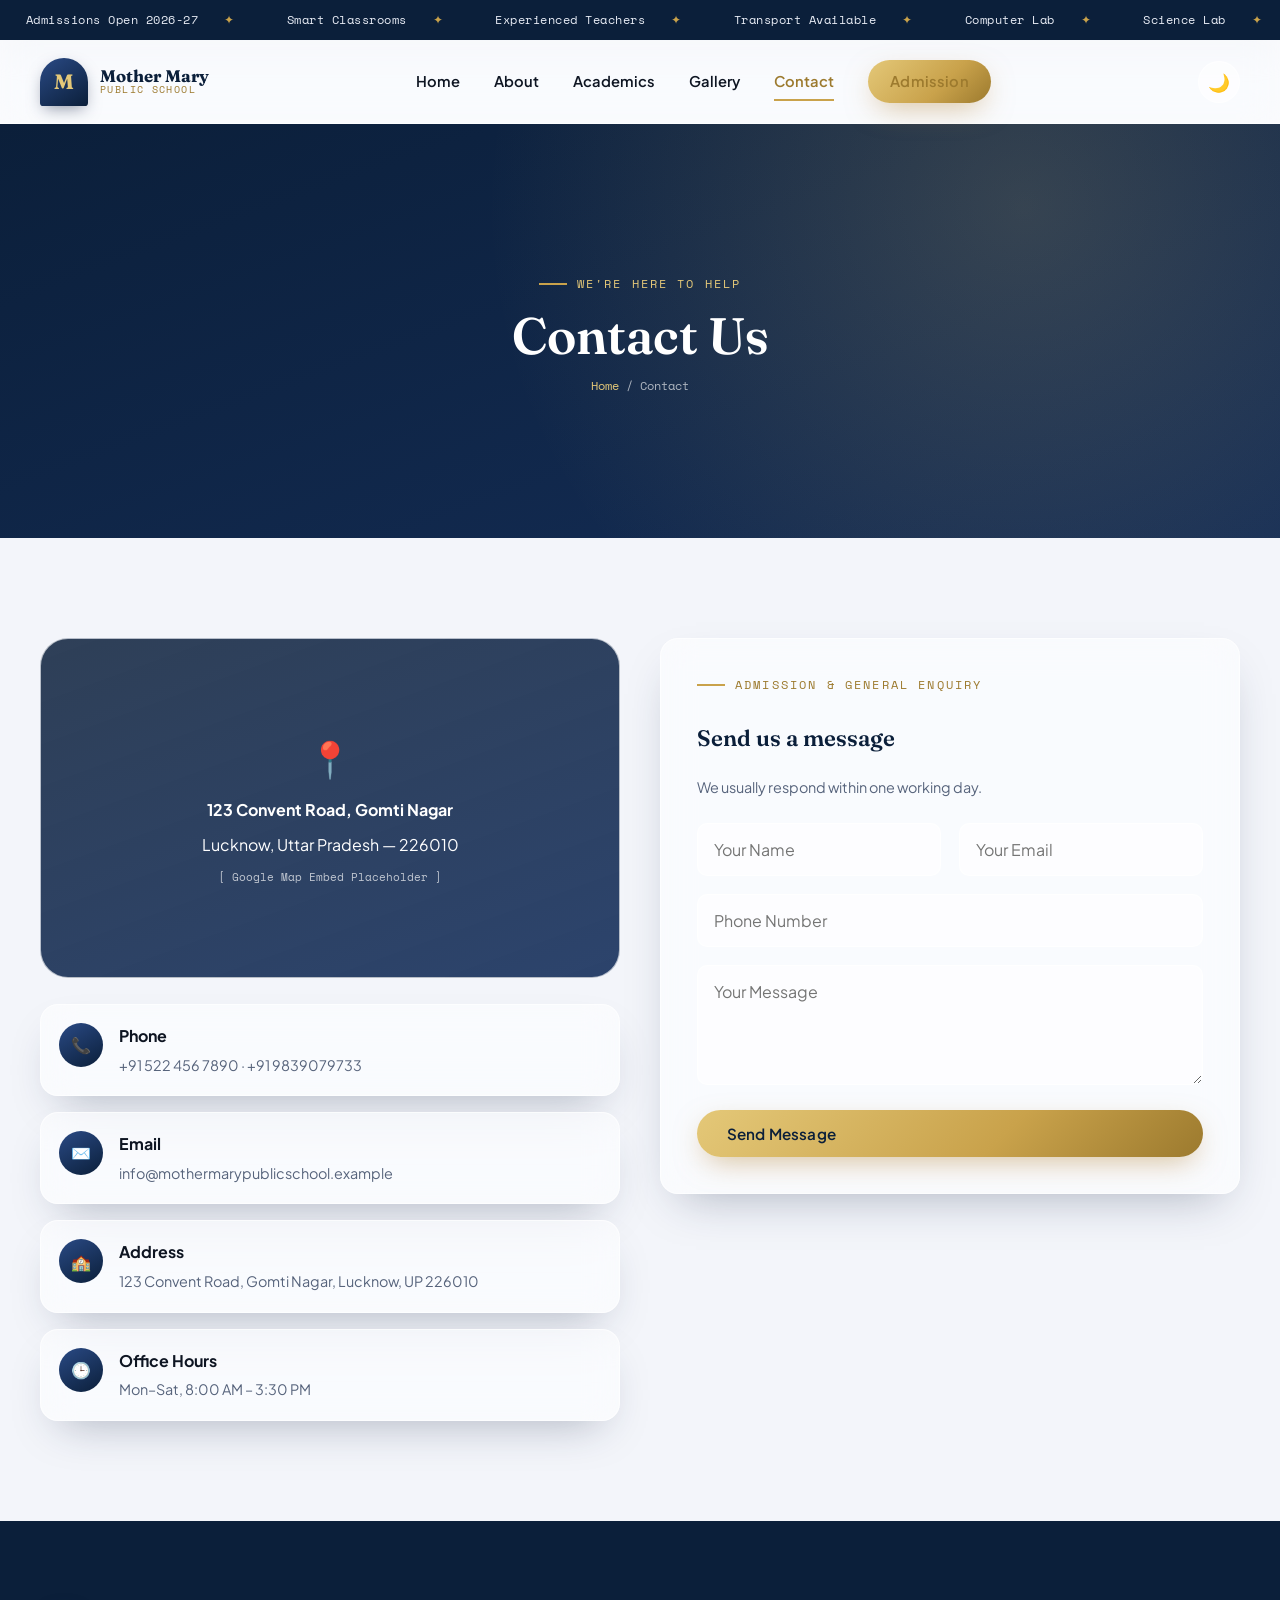
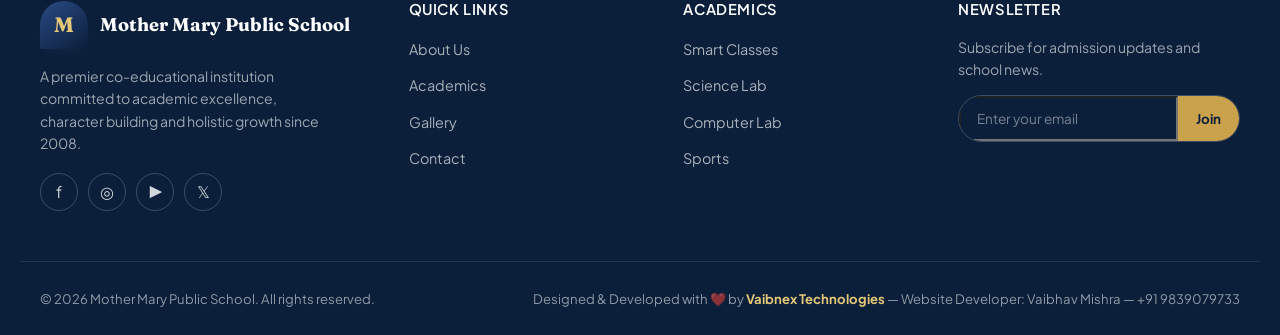
<file: contact.html>
<!DOCTYPE html>
<html lang="en">
<head>
<meta charset="UTF-8">
<meta name="viewport" content="width=device-width, initial-scale=1.0">
<title>Contact Us | Mother Mary Public School</title>
<meta name="description" content="Get in touch with Mother Mary Public School for admissions, enquiries and campus visits. Find our address, phone, email and office hours.">
<meta name="keywords" content="contact Mother Mary Public School, school admission enquiry, school address phone email">
<link rel="canonical" href="https://www.mothermarypublicschool.example/contact.html">
<meta property="og:type" content="website">
<meta property="og:title" content="Contact Us | Mother Mary Public School">
<meta property="og:description" content="Reach out for admissions and enquiries — we're here to help.">
<meta property="og:image" content="https://picsum.photos/seed/mmps-og/1200/630">
<meta name="twitter:card" content="summary_large_image">
<link rel="preconnect" href="https://fonts.googleapis.com">
<link rel="preconnect" href="https://fonts.gstatic.com" crossorigin>
<link href="https://fonts.googleapis.com/css2?family=Fraunces:opsz,wght@9..144,500;9..144,600;9..144,700&amp;family=Plus+Jakarta+Sans:wght@400;500;600;700;800&amp;family=Space+Mono:wght@400;700&amp;display=swap" rel="stylesheet">
<link rel="icon" href="data:image/svg+xml,<svg xmlns=%22http://www.w3.org/2000/svg%22 viewBox=%220 0 100 100%22><text y=%22.9em%22 font-size=%2290%22>⛪</text></svg>">
<link rel="stylesheet" href="style.css">
</head>
<body>

<!-- Full-screen loader shown briefly while the page boots -->
<div class="page-loader"><div class="loader-mark"></div><span class="loader-text">Loading</span></div>
<!-- Thin bar at the very top that fills as the user scrolls down -->
<div class="progress-bar"></div>

<!-- Auto-scrolling highlights ticker (top info bar) -->
<div class="ticker-bar" aria-label="School highlights">
  <div class="ticker-track"><span>Admissions Open 2026-27</span><span>Smart Classrooms</span><span>Experienced Teachers</span><span>Transport Available</span><span>Computer Lab</span><span>Science Lab</span><span>Annual Sports Meet</span><span>100% Student Safety</span></div>
</div>

<!-- Sticky site navigation: logo, links, dark-mode toggle, mobile menu -->
<header class="navbar">
  <div class="container nav-inner">
    <a href="index.html" class="brand"><span class="brand-logo">M</span><span class="brand-text"><strong>Mother Mary</strong><span>Public School</span></span></a>
    <nav class="nav-links" id="navLinks">
      <a href="index.html">Home</a>
      <a href="about.html">About</a>
      <a href="academics.html">Academics</a>
      <a href="gallery.html">Gallery</a>
      <a href="contact.html">Contact</a>
      <a href="contact.html" class="btn btn-primary" style="padding:10px 22px;">Admission</a>
    </nav>
    <div class="nav-actions">
      <button class="theme-toggle" aria-label="Toggle dark mode">🌙</button>
      <button class="nav-toggle" id="navToggle" aria-label="Toggle menu"><span></span><span></span><span></span></button>
    </div>
  </div>
</header>

<!-- Page title / breadcrumb banner -->
<section class="page-header">
  <div class="page-header-inner">
    <p class="eyebrow" style="justify-content:center;color:var(--gold-light)">We're Here to Help</p>
    <h1>Contact Us</h1>
    <p class="breadcrumb"><a href="index.html">Home</a> / Contact</p>
  </div>
</section>

<!-- Contact form + map + school details, two-column on desktop, stacked on mobile -->
<section class="section">
  <div class="container">
    <div class="contact-wrap">
      <div>
        <div class="map-placeholder" data-aos="slide-right" style="min-height:340px;">
          <span class="pin">📍</span>
          <strong>123 Convent Road, Gomti Nagar</strong>
          <span>Lucknow, Uttar Pradesh — 226010</span>
          <span style="font-family:var(--font-mono);font-size:0.7rem;opacity:0.7;">[ Google Map Embed Placeholder ]</span>
        </div>
        <div class="contact-info-list" data-aos="slide-right">
          <div class="glass-card contact-info-item"><div class="ci-icon">📞</div><div><strong>Phone</strong><span>+91 522 456 7890 · +91 9839079733</span></div></div>
          <div class="glass-card contact-info-item"><div class="ci-icon">✉️</div><div><strong>Email</strong><span>info@mothermarypublicschool.example</span></div></div>
          <div class="glass-card contact-info-item"><div class="ci-icon">🏫</div><div><strong>Address</strong><span>123 Convent Road, Gomti Nagar, Lucknow, UP 226010</span></div></div>
          <div class="glass-card contact-info-item"><div class="ci-icon">🕒</div><div><strong>Office Hours</strong><span>Mon–Sat, 8:00 AM – 3:30 PM</span></div></div>
        </div>
      </div>

      <form class="contact-form glass-card" data-aos="slide-left">
        <p class="eyebrow">Admission &amp; General Enquiry</p>
        <h2 style="font-size:1.4rem;margin-bottom:6px;">Send us a message</h2>
        <p style="color:var(--muted);font-size:0.9rem;margin-bottom:6px;">We usually respond within one working day.</p>
        <div class="form-row">
          <div class="field"><input type="text" name="name" placeholder="Your Name" required></div>
          <div class="field"><input type="email" name="email" placeholder="Your Email" required></div>
        </div>
        <div class="field"><input type="tel" name="phone" placeholder="Phone Number" required></div>
        <div class="field"><textarea name="message" placeholder="Your Message" required></textarea></div>
        <button type="submit" class="btn btn-primary">Send Message</button>
        <div class="form-msg" role="status"></div>
      </form>
    </div>
  </div>
</section>

<!-- Site-wide footer: about blurb, quick links, newsletter, credits -->
<footer class="footer">
  <div class="container footer-grid">
    <div>
      <div class="footer-brand"><span class="brand-logo">M</span><strong>Mother Mary Public School</strong></div>
      <p class="about-text">A premier co-educational institution committed to academic excellence, character building and holistic growth since 2008.</p>
      <div class="social-icons"><a href="#" aria-label="Facebook">f</a><a href="#" aria-label="Instagram">◎</a><a href="#" aria-label="YouTube">▶</a><a href="#" aria-label="Twitter">𝕏</a></div>
    </div>
    <div><h4>Quick Links</h4><ul class="footer-links"><li><a href="about.html">About Us</a></li><li><a href="academics.html">Academics</a></li><li><a href="gallery.html">Gallery</a></li><li><a href="contact.html">Contact</a></li></ul></div>
    <div><h4>Academics</h4><ul class="footer-links"><li><a href="academics.html">Smart Classes</a></li><li><a href="academics.html">Science Lab</a></li><li><a href="academics.html">Computer Lab</a></li><li><a href="academics.html">Sports</a></li></ul></div>
    <div>
      <h4>Newsletter</h4>
      <p class="about-text">Subscribe for admission updates and school news.</p>
      <form class="newsletter-form" onsubmit="event.preventDefault(); this.reset(); alert('Subscribed! Thank you.');">
        <input type="email" placeholder="Enter your email" required>
        <button type="submit">Join</button>
      </form>
    </div>
  </div>
  <div class="container footer-bottom">
    <span>© 2026 Mother Mary Public School. All rights reserved.</span>
    <span>Designed &amp; Developed with ❤️ by <strong>Vaibnex Technologies</strong> — Website Developer: Vaibhav Mishra — +91 9839079733</span>
  </div>
</footer>

<button class="back-to-top" aria-label="Back to top">↑</button>
<script src="main.js"></script>
</body>
</html>
</file>
<file: style.css>
/* ==========================================================================
   MOTHER MARY PUBLIC SCHOOL — MAIN STYLESHEET
   Design language: "Chapel Glass" — arched glass panels (nod to stained
   glass windows) over a deep navy + weathered gold palette. Serif display
   type carries the school's heritage; a geometric sans keeps everything
   else legible; a mono face marks numbers and eyebrows.
   ========================================================================== */

/* ---------- 1. DESIGN TOKENS ---------- */
:root {
  /* Colors — Light mode */
  --navy: #0B1F3A;        /* primary — deep chapel navy */
  --royal: #16305C;       /* secondary blue */
  --royal-light: #2A4A85;
  --gold: #C9A24B;        /* achievement gold */
  --gold-light: #E4C878;
  --gold-deep: #9C7A2E;
  --bg: #F3F5FA;          /* cool architectural white-blue, not cream */
  --surface: #FFFFFF;
  --glass: rgba(255, 255, 255, 0.55);
  --glass-border: rgba(255, 255, 255, 0.65);
  --ink: #0E1522;
  --muted: #57647C;
  --muted-soft: #8792A6;
  --success: #2F8F5B;
  --shadow-color: 220deg 45% 20%;

  /* Typography */
  --font-display: 'Fraunces', Georgia, serif;
  --font-body: 'Plus Jakarta Sans', -apple-system, BlinkMacSystemFont, sans-serif;
  --font-mono: 'Space Mono', 'Courier New', monospace;

  /* Layout */
  --container: 1240px;
  --radius-sm: 10px;
  --radius-md: 18px;
  --radius-lg: 28px;
  --arch: 140px 140px 18px 18px; /* signature arch-window corner radius */
  --nav-h: 84px;
  --ticker-h: 40px;

  /* Motion */
  --ease: cubic-bezier(0.22, 1, 0.36, 1);
  --dur: 0.5s;
}

[data-theme="dark"] {
  --bg: #060B16;
  --surface: #0E1626;
  --glass: rgba(16, 24, 42, 0.55);
  --glass-border: rgba(201, 162, 75, 0.18);
  --ink: #EDF1FA;
  --muted: #A9B4C9;
  --muted-soft: #74809A;
  --navy: #0B1F3A;
  --shadow-color: 220deg 70% 4%;
}

/* ---------- 2. RESET ---------- */
*, *::before, *::after { box-sizing: border-box; margin: 0; padding: 0; }
html { scroll-behavior: smooth; }
@media (prefers-reduced-motion: reduce) {
  html { scroll-behavior: auto; }
  *, *::before, *::after { animation-duration: 0.01ms !important; animation-iteration-count: 1 !important; transition-duration: 0.01ms !important; scroll-behavior: auto !important; }
}
body {
  font-family: var(--font-body);
  background: var(--bg);
  color: var(--ink);
  line-height: 1.6;
  -webkit-font-smoothing: antialiased;
  overflow-x: hidden;
  transition: background var(--dur) var(--ease), color var(--dur) var(--ease);
}
img { max-width: 100%; display: block; }
a { color: inherit; text-decoration: none; }
ul { list-style: none; }
button { font-family: inherit; cursor: pointer; border: none; background: none; color: inherit; }
input, textarea, select { font-family: inherit; font-size: 1rem; }
h1, h2, h3, h4 { font-family: var(--font-display); font-weight: 600; line-height: 1.15; color: var(--navy); }
[data-theme="dark"] h1, [data-theme="dark"] h2, [data-theme="dark"] h3, [data-theme="dark"] h4 { color: #F4F1E4; }
.container { max-width: var(--container); margin-inline: auto; padding-inline: 24px; }
:focus-visible { outline: 3px solid var(--gold); outline-offset: 3px; border-radius: 4px; }

/* ---------- 3. TYPOGRAPHY UTILITIES ---------- */
.eyebrow {
  font-family: var(--font-mono);
  font-size: 0.75rem;
  letter-spacing: 0.18em;
  text-transform: uppercase;
  color: var(--gold-deep);
  display: inline-flex;
  align-items: center;
  gap: 10px;
  margin-bottom: 14px;
}
[data-theme="dark"] .eyebrow { color: var(--gold-light); }
.eyebrow::before { content: ''; width: 28px; height: 2px; background: var(--gold); display: inline-block; }
.section-title { font-size: clamp(1.8rem, 3.2vw, 2.6rem); margin-bottom: 16px; }
.section-lead { color: var(--muted); max-width: 640px; font-size: 1.05rem; }
.section-head { text-align: center; margin-bottom: 56px; }
.section-head .section-lead { margin-inline: auto; }
.text-gold { color: var(--gold-deep); }
[data-theme="dark"] .text-gold { color: var(--gold-light); }

/* ---------- 4. BUTTONS (ripple) ---------- */
.btn {
  position: relative;
  overflow: hidden;
  display: inline-flex;
  align-items: center;
  gap: 8px;
  padding: 14px 30px;
  border-radius: 999px;
  font-weight: 600;
  font-size: 0.95rem;
  letter-spacing: 0.01em;
  transition: transform 0.35s var(--ease), box-shadow 0.35s var(--ease), background 0.35s var(--ease);
  isolation: isolate;
}
.btn-primary {
  background: linear-gradient(135deg, var(--gold-light), var(--gold) 60%, var(--gold-deep));
  color: var(--navy);
  box-shadow: 0 10px 30px -8px hsl(38 55% 45% / 0.55);
}
.btn-primary:hover { transform: translateY(-3px); box-shadow: 0 16px 36px -8px hsl(38 55% 45% / 0.7); }
.btn-ghost {
  background: var(--glass);
  backdrop-filter: blur(14px);
  border: 1px solid var(--glass-border);
  color: var(--ink);
}
.btn-ghost:hover { transform: translateY(-3px); background: rgba(255,255,255,0.85); }
[data-theme="dark"] .btn-ghost:hover { background: rgba(255,255,255,0.1); }
.ripple { position: absolute; border-radius: 50%; background: rgba(255,255,255,0.55); transform: scale(0); animation: ripple 0.6s var(--ease); pointer-events: none; }
@keyframes ripple { to { transform: scale(3.2); opacity: 0; } }

/* ---------- 5. TOP INFO TICKER ---------- */
.ticker-bar {
  height: var(--ticker-h);
  background: var(--navy);
  color: #E8ECF5;
  overflow: hidden;
  position: relative;
  display: flex;
  align-items: center;
  font-family: var(--font-mono);
  font-size: 0.78rem;
  letter-spacing: 0.04em;
}
.ticker-track { display: flex; white-space: nowrap; animation: ticker 28s linear infinite; }
.ticker-track span { display: inline-flex; align-items: center; padding-inline: 26px; }
.ticker-track span::after { content: '✦'; color: var(--gold); margin-left: 26px; }
@keyframes ticker { from { transform: translateX(0); } to { transform: translateX(-50%); } }

/* ---------- 6. NAVBAR ---------- */
.navbar {
  position: sticky; top: 0; z-index: 200;
  height: var(--nav-h);
  display: flex; align-items: center;
  background: var(--glass);
  backdrop-filter: blur(18px) saturate(140%);
  border-bottom: 1px solid var(--glass-border);
  transition: box-shadow 0.3s ease, background 0.3s ease;
}
.navbar.scrolled { box-shadow: 0 10px 30px -12px hsl(var(--shadow-color) / 0.35); }
.nav-inner { display: flex; align-items: center; justify-content: space-between; width: 100%; }
.brand { display: flex; align-items: center; gap: 12px; }
.brand-logo {
  width: 48px; height: 48px; border-radius: var(--arch);
  background: linear-gradient(145deg, var(--royal-light), var(--navy));
  display: flex; align-items: center; justify-content: center;
  color: var(--gold-light); font-family: var(--font-display); font-weight: 700; font-size: 1.3rem;
  box-shadow: 0 6px 16px -4px hsl(var(--shadow-color) / 0.5);
}
.brand-text { display: flex; flex-direction: column; line-height: 1.1; }
.brand-text strong { font-family: var(--font-display); font-size: 1.05rem; color: var(--navy); }
[data-theme="dark"] .brand-text strong { color: #F4F1E4; }
.brand-text span { font-family: var(--font-mono); font-size: 0.62rem; letter-spacing: 0.14em; color: var(--gold-deep); text-transform: uppercase; }

.nav-links { display: flex; align-items: center; gap: 34px; }
.nav-links a { font-weight: 600; font-size: 0.92rem; position: relative; padding: 6px 0; color: var(--ink); }
.nav-links a::after {
  content: ''; position: absolute; left: 0; bottom: -2px; height: 2px; width: 0;
  background: var(--gold); transition: width 0.3s var(--ease);
}
.nav-links a:hover::after, .nav-links a.active::after { width: 100%; }
.nav-links a.active { color: var(--gold-deep); }

.nav-actions { display: flex; align-items: center; gap: 14px; }
.theme-toggle {
  width: 42px; height: 42px; border-radius: 50%;
  background: var(--glass); border: 1px solid var(--glass-border);
  display: flex; align-items: center; justify-content: center; font-size: 1.1rem;
  transition: transform 0.4s var(--ease);
}
.theme-toggle:hover { transform: rotate(20deg) scale(1.08); }
.nav-toggle { display: none; flex-direction: column; gap: 5px; width: 30px; z-index: 210; }
.nav-toggle span { height: 2px; width: 100%; background: var(--navy); border-radius: 2px; transition: 0.35s var(--ease); }
[data-theme="dark"] .nav-toggle span { background: #F4F1E4; }
.nav-toggle.open span:nth-child(1) { transform: translateY(7px) rotate(45deg); }
.nav-toggle.open span:nth-child(2) { opacity: 0; }
.nav-toggle.open span:nth-child(3) { transform: translateY(-7px) rotate(-45deg); }

/* ---------- 7. HERO ---------- */
.hero { position: relative; min-height: 100vh; display: flex; align-items: center; overflow: hidden; }
.hero-slides { position: absolute; inset: 0; z-index: 0; }
.hero-slide {
  position: absolute; inset: 0; background-size: cover; background-position: center;
  opacity: 0; transition: opacity 1.4s ease;
}
.hero-slide.active { opacity: 1; }
.hero-overlay { position: absolute; inset: 0; background: linear-gradient(180deg, hsl(220 55% 10% / 0.78), hsl(220 60% 8% / 0.9)); z-index: 1; }
.hero-shapes { position: absolute; inset: 0; z-index: 2; pointer-events: none; }
.float-shape {
  position: absolute; border-radius: var(--arch); border: 1px solid rgba(228,200,120,0.28);
  background: linear-gradient(145deg, rgba(228,200,120,0.10), rgba(255,255,255,0.02));
  backdrop-filter: blur(4px);
  animation: floaty 9s ease-in-out infinite;
}
.float-shape:nth-child(1) { width: 120px; height: 150px; top: 14%; left: 8%; animation-delay: 0s; }
.float-shape:nth-child(2) { width: 80px; height: 100px; top: 60%; left: 15%; animation-delay: 1.5s; }
.float-shape:nth-child(3) { width: 160px; height: 190px; top: 20%; right: 10%; animation-delay: 0.8s; }
.float-shape:nth-child(4) { width: 70px; height: 90px; bottom: 12%; right: 20%; animation-delay: 2.4s; }
@keyframes floaty { 0%,100% { transform: translateY(0) rotate(0deg); } 50% { transform: translateY(-26px) rotate(4deg); } }

.hero-content { position: relative; z-index: 3; width: 100%; text-align: center; color: #fff; }
.hero-content .eyebrow { color: var(--gold-light); justify-content: center; }
.hero-content .eyebrow::before { background: var(--gold-light); }
.hero-title { font-size: clamp(2.4rem, 6vw, 4.6rem); color: #fff; margin-bottom: 18px; }
.hero-title em { font-style: normal; color: var(--gold-light); }
.hero-tagline { font-size: clamp(1.05rem, 2vw, 1.3rem); color: rgba(255,255,255,0.86); max-width: 640px; margin: 0 auto 34px; font-family: var(--font-display); font-style: italic; }
.hero-cta { display: flex; gap: 18px; justify-content: center; flex-wrap: wrap; }
.hero-nav-btn {
  position: absolute; top: 50%; transform: translateY(-50%); z-index: 4;
  width: 52px; height: 52px; border-radius: 50%;
  background: rgba(255,255,255,0.12); border: 1px solid rgba(255,255,255,0.3);
  backdrop-filter: blur(10px); color: #fff; font-size: 1.2rem;
  display: flex; align-items: center; justify-content: center;
  transition: background 0.3s ease, transform 0.3s ease;
}
.hero-nav-btn:hover { background: var(--gold); color: var(--navy); }
.hero-prev { left: 24px; } .hero-next { right: 24px; }
.hero-dots { position: absolute; bottom: 34px; left: 50%; transform: translateX(-50%); z-index: 4; display: flex; gap: 10px; }
.hero-dots button { width: 9px; height: 9px; border-radius: 50%; background: rgba(255,255,255,0.4); transition: 0.3s ease; }
.hero-dots button.active { background: var(--gold); width: 26px; border-radius: 6px; }
.scroll-cue { position: absolute; bottom: 28px; right: 32px; z-index: 4; color: rgba(255,255,255,0.7); font-family: var(--font-mono); font-size: 0.7rem; writing-mode: vertical-rl; display: flex; align-items: center; gap: 10px; }
.scroll-cue::after { content: ''; width: 1px; height: 40px; background: rgba(255,255,255,0.5); animation: scrollcue 1.8s ease-in-out infinite; }
@keyframes scrollcue { 0%,100% { transform: scaleY(0.4); opacity: 0.4; } 50% { transform: scaleY(1); opacity: 1; } }

/* ---------- 8. GLASS / ARCH CARDS ---------- */
.section { padding: 100px 0; }
.section-alt { background: var(--surface); }
.glass-card {
  background: var(--glass);
  backdrop-filter: blur(16px) saturate(140%);
  border: 1px solid var(--glass-border);
  border-radius: var(--radius-md);
  box-shadow: 0 20px 46px -20px hsl(var(--shadow-color) / 0.35);
}
.arch-top {
  border-radius: var(--arch);
}

.highlights-grid { display: grid; grid-template-columns: repeat(4, 1fr); gap: 28px; }
.highlight-card {
  padding: 40px 26px 28px; text-align: center;
  transition: transform 0.5s var(--ease), box-shadow 0.5s var(--ease);
}
.highlight-card:hover { transform: translateY(-10px) rotateX(4deg); box-shadow: 0 30px 60px -22px hsl(var(--shadow-color) / 0.5); }
.highlight-icon {
  width: 68px; height: 68px; margin: 0 auto 18px; border-radius: 50%;
  background: linear-gradient(150deg, var(--royal-light), var(--navy));
  display: flex; align-items: center; justify-content: center; font-size: 1.7rem; color: var(--gold-light);
  box-shadow: inset 0 2px 4px rgba(255,255,255,0.15), 0 10px 22px -8px hsl(var(--shadow-color) / 0.55);
}
.highlight-card h3 { font-size: 1.08rem; margin-bottom: 6px; }
.highlight-card p { color: var(--muted); font-size: 0.9rem; }

/* ---------- 9. PRINCIPAL MESSAGE ---------- */
.principal-block { display: grid; grid-template-columns: 0.8fr 1.2fr; gap: 60px; align-items: center; }
.principal-photo-wrap { position: relative; }
.principal-photo {
  border-radius: var(--arch); overflow: hidden; border: 1px solid var(--glass-border);
  box-shadow: 0 30px 60px -20px hsl(var(--shadow-color) / 0.5);
}
.principal-photo img { aspect-ratio: 4/5; object-fit: cover; }
.principal-badge {
  position: absolute; bottom: -20px; right: -20px;
  background: var(--gold); color: var(--navy); font-family: var(--font-mono);
  font-size: 0.72rem; padding: 14px 18px; border-radius: var(--radius-sm);
  box-shadow: 0 14px 26px -10px hsl(var(--shadow-color) / 0.5);
}
.principal-quote { font-family: var(--font-display); font-style: italic; font-size: 1.3rem; color: var(--navy); margin: 18px 0 20px; line-height: 1.5; }
[data-theme="dark"] .principal-quote { color: #F4F1E4; }
.principal-name { font-weight: 700; }
.principal-role { color: var(--gold-deep); font-family: var(--font-mono); font-size: 0.78rem; letter-spacing: 0.08em; text-transform: uppercase; }

/* ---------- 10. FEATURE CARDS (Why Choose Us) ---------- */
.feature-grid { display: grid; grid-template-columns: repeat(3, 1fr); gap: 26px; }
.feature-card {
  padding: 34px; border-radius: var(--radius-lg);
  background: linear-gradient(160deg, var(--surface), var(--bg));
  border: 1px solid var(--glass-border);
  box-shadow: 8px 8px 20px hsl(var(--shadow-color) / 0.12), -8px -8px 20px rgba(255,255,255,0.6);
  transition: transform 0.4s var(--ease);
}
[data-theme="dark"] .feature-card { box-shadow: 8px 8px 20px hsl(var(--shadow-color) / 0.6), -8px -8px 20px rgba(255,255,255,0.03); }
.feature-card:hover { transform: translateY(-8px); }
.feature-num { font-family: var(--font-mono); color: var(--gold); font-size: 0.85rem; margin-bottom: 14px; display: block; }
.feature-card h3 { font-size: 1.15rem; margin-bottom: 10px; }
.feature-card p { color: var(--muted); font-size: 0.92rem; }

/* ---------- 11. GALLERY PREVIEW / SLIDER ---------- */
.gallery-slider { display: flex; gap: 22px; overflow-x: auto; scroll-snap-type: x mandatory; padding-bottom: 10px; scrollbar-width: none; }
.gallery-slider::-webkit-scrollbar { display: none; }
.gallery-slide { flex: 0 0 300px; scroll-snap-align: start; border-radius: var(--radius-md); overflow: hidden; position: relative; height: 220px; }
.gallery-slide img { width: 100%; height: 100%; object-fit: cover; transition: transform 0.6s var(--ease); }
.gallery-slide:hover img { transform: scale(1.12); }
.gallery-slide::after { content: attr(data-label); position: absolute; left: 14px; bottom: 12px; color: #fff; font-family: var(--font-mono); font-size: 0.75rem; text-shadow: 0 2px 8px rgba(0,0,0,0.6); }

/* ---------- 12. TESTIMONIALS ---------- */
.testimonial-track { display: flex; gap: 26px; transition: transform 0.6s var(--ease); }
.testimonial-viewport { overflow: hidden; }
.testimonial-card { flex: 0 0 100%; max-width: 640px; margin: 0 auto; padding: 40px; text-align: center; }
.stars { color: var(--gold); letter-spacing: 3px; margin-bottom: 16px; }
.testimonial-text { font-family: var(--font-display); font-style: italic; font-size: 1.15rem; margin-bottom: 20px; color: var(--ink); }
.testimonial-person { display: flex; align-items: center; justify-content: center; gap: 12px; }
.testimonial-person img { width: 46px; height: 46px; border-radius: 50%; object-fit: cover; }
.testimonial-person strong { display: block; font-size: 0.9rem; }
.testimonial-person span { font-size: 0.78rem; color: var(--muted); }
.testimonial-dots { display: flex; justify-content: center; gap: 8px; margin-top: 26px; }
.testimonial-dots button { width: 8px; height: 8px; border-radius: 50%; background: var(--muted-soft); }
.testimonial-dots button.active { background: var(--gold); width: 22px; border-radius: 5px; }

/* ---------- 13. STATS COUNTER ---------- */
.stats-section { background: linear-gradient(150deg, var(--navy), var(--royal) 70%); color: #fff; position: relative; overflow: hidden; }
.stats-section::before {
  content: ''; position: absolute; inset: 0;
  background: radial-gradient(circle at 15% 20%, rgba(228,200,120,0.15), transparent 45%);
}
.stats-grid { display: grid; grid-template-columns: repeat(4, 1fr); gap: 30px; text-align: center; position: relative; }
.stat-num { font-family: var(--font-mono); font-size: clamp(2.2rem, 4vw, 3.2rem); color: var(--gold-light); font-weight: 700; }
.stat-label { font-size: 0.85rem; letter-spacing: 0.06em; text-transform: uppercase; color: rgba(255,255,255,0.75); margin-top: 6px; }

/* ---------- 14. NEWS ---------- */
.news-grid { display: grid; grid-template-columns: repeat(3, 1fr); gap: 26px; }
.news-card { border-radius: var(--radius-md); overflow: hidden; }
.news-tag { display: inline-block; font-family: var(--font-mono); font-size: 0.68rem; padding: 5px 12px; border-radius: 999px; background: var(--gold); color: var(--navy); margin-bottom: 12px; }
.news-body { padding: 24px; }
.news-date { color: var(--muted-soft); font-size: 0.78rem; font-family: var(--font-mono); margin-bottom: 6px; }
.news-body h3 { font-size: 1.05rem; margin-bottom: 8px; }
.news-body p { font-size: 0.88rem; color: var(--muted); }

/* ---------- 15. MAP + CONTACT ---------- */
.contact-wrap { display: grid; grid-template-columns: 1fr 1fr; gap: 40px; align-items: start; }
.map-placeholder {
  border-radius: var(--radius-lg); overflow: hidden; height: 100%; min-height: 420px;
  background:
    linear-gradient(160deg, rgba(11,31,58,0.85), rgba(22,48,92,0.9)),
    repeating-linear-gradient(45deg, rgba(255,255,255,0.04) 0 2px, transparent 2px 14px);
  display: flex; flex-direction: column; align-items: center; justify-content: center; color: #fff; text-align: center; gap: 10px; border: 1px solid var(--glass-border);
}
.map-placeholder .pin { font-size: 2.2rem; color: var(--gold-light); animation: pin-bounce 2s ease-in-out infinite; }
@keyframes pin-bounce { 0%,100% { transform: translateY(0); } 50% { transform: translateY(-10px); } }

.contact-form { display: grid; gap: 18px; padding: 36px; }
.form-row { display: grid; grid-template-columns: 1fr 1fr; gap: 18px; }
.field { position: relative; }
.field input, .field textarea {
  width: 100%; padding: 15px 16px; border-radius: var(--radius-sm);
  border: 1px solid var(--glass-border); background: rgba(255,255,255,0.6);
  color: var(--ink); transition: border 0.3s ease, box-shadow 0.3s ease;
}
[data-theme="dark"] .field input, [data-theme="dark"] .field textarea { background: rgba(255,255,255,0.05); }
.field input:focus, .field textarea:focus { border-color: var(--gold); box-shadow: 0 0 0 4px hsl(38 60% 55% / 0.18); outline: none; }
.field textarea { resize: vertical; min-height: 120px; }
.form-msg { font-size: 0.85rem; padding: 12px 16px; border-radius: var(--radius-sm); display: none; }
.form-msg.show { display: block; }
.form-msg.success { background: rgba(47,143,91,0.15); color: var(--success); border: 1px solid rgba(47,143,91,0.3); }

.contact-info-list { display: grid; gap: 16px; margin-top: 26px; }
.contact-info-item { display: flex; gap: 16px; align-items: flex-start; padding: 18px; }
.contact-info-item .ci-icon {
  width: 44px; height: 44px; border-radius: 50%; flex-shrink: 0;
  background: linear-gradient(150deg, var(--royal-light), var(--navy));
  display: flex; align-items: center; justify-content: center; color: var(--gold-light);
}
.contact-info-item strong { display: block; margin-bottom: 3px; }
.contact-info-item span, .contact-info-item p { color: var(--muted); font-size: 0.9rem; }

/* ---------- 16. FOOTER ---------- */
.footer { background: var(--navy); color: rgba(255,255,255,0.82); padding-top: 80px; }
.footer-grid { display: grid; grid-template-columns: 1.4fr 1fr 1fr 1.2fr; gap: 40px; padding-bottom: 50px; border-bottom: 1px solid rgba(255,255,255,0.1); }
.footer-brand { display: flex; gap: 12px; align-items: center; margin-bottom: 16px; }
.footer-brand strong { font-family: var(--font-display); color: #fff; font-size: 1.15rem; }
.footer p.about-text { font-size: 0.88rem; color: rgba(255,255,255,0.6); max-width: 300px; }
.footer h4 { color: #fff; font-family: var(--font-body); font-size: 0.92rem; letter-spacing: 0.04em; margin-bottom: 18px; text-transform: uppercase; }
.footer-links li { margin-bottom: 11px; }
.footer-links a { font-size: 0.9rem; color: rgba(255,255,255,0.65); transition: color 0.3s ease, padding-left 0.3s ease; }
.footer-links a:hover { color: var(--gold-light); padding-left: 4px; }
.social-icons { display: flex; gap: 10px; margin-top: 18px; }
.social-icons a {
  width: 38px; height: 38px; border-radius: 50%; border: 1px solid rgba(255,255,255,0.2);
  display: flex; align-items: center; justify-content: center; transition: 0.3s ease;
}
.social-icons a:hover { background: var(--gold); color: var(--navy); transform: translateY(-3px); }
.newsletter-form { display: flex; margin-top: 14px; border-radius: 999px; overflow: hidden; border: 1px solid rgba(255,255,255,0.2); }
.newsletter-form input { flex: 1; padding: 12px 16px; background: transparent; color: #fff; font-size: 0.85rem; }
.newsletter-form input::placeholder { color: rgba(255,255,255,0.45); }
.newsletter-form button { padding: 12px 18px; background: var(--gold); color: var(--navy); font-weight: 700; }
.footer-bottom { padding: 26px 0; display: flex; justify-content: space-between; align-items: center; flex-wrap: wrap; gap: 10px; font-size: 0.82rem; color: rgba(255,255,255,0.55); }
.footer-bottom strong { color: var(--gold-light); }

/* ---------- 17. UTILITIES: back to top / progress bar / loader ---------- */
.progress-bar { position: fixed; top: 0; left: 0; height: 3px; background: linear-gradient(90deg, var(--gold), var(--gold-light)); z-index: 999; width: 0%; transition: width 0.1s linear; }
.back-to-top {
  position: fixed; bottom: 28px; right: 28px; z-index: 300;
  width: 50px; height: 50px; border-radius: 50%;
  background: var(--navy); color: var(--gold-light);
  display: flex; align-items: center; justify-content: center; font-size: 1.2rem;
  box-shadow: 0 14px 30px -10px hsl(var(--shadow-color) / 0.6);
  opacity: 0; visibility: hidden; transform: translateY(16px);
  transition: 0.4s var(--ease);
}
.back-to-top.show { opacity: 1; visibility: visible; transform: translateY(0); }
.back-to-top:hover { background: var(--gold); color: var(--navy); }

.page-loader {
  position: fixed; inset: 0; z-index: 999; background: var(--navy);
  display: flex; align-items: center; justify-content: center; flex-direction: column; gap: 16px;
  transition: opacity 0.6s ease, visibility 0.6s ease;
}
.page-loader.hidden { opacity: 0; visibility: hidden; pointer-events: none; }
/* Pure-CSS safety net: if JavaScript fails to load/run for any reason,
   the loader still fades itself out after 2.5s instead of blocking the page. */
.page-loader { animation: auto-hide-loader 0.6s ease 2.5s forwards; }
@keyframes auto-hide-loader { to { opacity: 0; visibility: hidden; pointer-events: none; } }
.loader-mark {
  width: 60px; height: 60px; border-radius: var(--arch);
  border: 2px solid var(--gold); border-top-color: transparent;
  animation: spin 1s linear infinite;
}
.loader-text { font-family: var(--font-mono); color: var(--gold-light); font-size: 0.78rem; letter-spacing: 0.15em; text-transform: uppercase; }
@keyframes spin { to { transform: rotate(360deg); } }

/* ---------- 18. SCROLL REVEAL (AOS-like) ---------- */
[data-aos] { opacity: 0; transition: opacity 0.8s var(--ease), transform 0.8s var(--ease); }
[data-aos="fade-up"] { transform: translateY(36px); }
[data-aos="zoom"] { transform: scale(0.9); }
[data-aos="slide-left"] { transform: translateX(-46px); }
[data-aos="slide-right"] { transform: translateX(46px); }
[data-aos].aos-in { opacity: 1; transform: translate(0,0) scale(1); }

/* ---------- 19. PAGE HEADER (inner pages) ---------- */
.page-header {
  min-height: 46vh; display: flex; align-items: center; justify-content: center; text-align: center;
  position: relative; color: #fff; overflow: hidden;
  background: linear-gradient(160deg, var(--navy), var(--royal) 120%);
}
.page-header::before {
  content: ''; position: absolute; inset: 0;
  background: radial-gradient(circle at 80% 20%, rgba(228,200,120,0.18), transparent 50%);
}
.page-header-inner { position: relative; z-index: 2; }
.breadcrumb { font-family: var(--font-mono); font-size: 0.78rem; color: rgba(255,255,255,0.65); margin-top: 10px; }
.breadcrumb a { color: var(--gold-light); }
.page-header h1 { color: #fff; font-size: clamp(2.1rem, 4.5vw, 3.2rem); }

/* ---------- 20. TIMELINE (About) ---------- */
.timeline { position: relative; max-width: 760px; margin: 0 auto; padding-left: 40px; border-left: 2px solid var(--glass-border); }
.timeline-item { position: relative; padding-bottom: 44px; }
.timeline-item:last-child { padding-bottom: 0; }
.timeline-item::before { content: ''; position: absolute; left: -49px; top: 4px; width: 16px; height: 16px; border-radius: 50%; background: var(--gold); border: 3px solid var(--surface); box-shadow: 0 0 0 2px var(--gold); }
.timeline-year { font-family: var(--font-mono); color: var(--gold-deep); font-size: 0.85rem; margin-bottom: 4px; }
[data-theme="dark"] .timeline-year { color: var(--gold-light); }
.timeline-item h3 { font-size: 1.1rem; margin-bottom: 6px; }
.timeline-item p { color: var(--muted); font-size: 0.92rem; }

/* ---------- 21. VALUES / MISSION-VISION ---------- */
.mv-grid { display: grid; grid-template-columns: 1fr 1fr; gap: 26px; }
.mv-card { padding: 40px; text-align: left; }
.mv-card .highlight-icon { margin: 0 0 18px; }
.values-grid { display: grid; grid-template-columns: repeat(4, 1fr); gap: 22px; }
.value-card { text-align: center; padding: 30px 20px; }

/* ---------- 22. ACADEMICS ---------- */
.class-grid { display: grid; grid-template-columns: repeat(3, 1fr); gap: 24px; }
.class-card { overflow: hidden; }
.class-card img { height: 190px; width: 100%; object-fit: cover; }
.class-card-body { padding: 22px; }
.class-card-body h3 { font-size: 1.05rem; margin-bottom: 6px; }
.class-card-body p { font-size: 0.88rem; color: var(--muted); }
.facility-grid { display: grid; grid-template-columns: repeat(4, 1fr); gap: 22px; }

/* ---------- 23. GALLERY PAGE ---------- */
.filter-bar { display: flex; justify-content: center; flex-wrap: wrap; gap: 12px; margin-bottom: 44px; }
.filter-btn { padding: 10px 22px; border-radius: 999px; font-size: 0.85rem; font-weight: 600; background: var(--surface); border: 1px solid var(--glass-border); color: var(--muted); transition: 0.3s ease; }
.filter-btn.active, .filter-btn:hover { background: var(--navy); color: var(--gold-light); border-color: var(--navy); }
.masonry { columns: 4 240px; column-gap: 20px; }
.masonry-item { break-inside: avoid; margin-bottom: 20px; border-radius: var(--radius-md); overflow: hidden; position: relative; cursor: pointer; }
.masonry-item img { width: 100%; display: block; transition: transform 0.6s var(--ease); }
.masonry-item:hover img { transform: scale(1.08); }
.masonry-overlay { position: absolute; inset: 0; background: linear-gradient(180deg, transparent 50%, rgba(11,31,58,0.85)); opacity: 0; transition: opacity 0.35s ease; display: flex; align-items: flex-end; padding: 16px; color: #fff; font-family: var(--font-mono); font-size: 0.78rem; }
.masonry-item:hover .masonry-overlay { opacity: 1; }
.lightbox { position: fixed; inset: 0; background: rgba(6,11,22,0.94); z-index: 500; display: none; align-items: center; justify-content: center; padding: 40px; }
.lightbox.open { display: flex; }
.lightbox img { max-width: 90vw; max-height: 82vh; border-radius: var(--radius-md); }
.lightbox-close, .lightbox-nav { position: absolute; color: #fff; font-size: 1.6rem; width: 50px; height: 50px; border-radius: 50%; background: rgba(255,255,255,0.1); display: flex; align-items: center; justify-content: center; transition: 0.3s ease; }
.lightbox-close:hover, .lightbox-nav:hover { background: var(--gold); color: var(--navy); }
.lightbox-close { top: 26px; right: 26px; }
.lightbox-prev { left: 26px; top: 50%; transform: translateY(-50%); }
.lightbox-next { right: 26px; top: 50%; transform: translateY(-50%); }

/* ==========================================================================
   24. RESPONSIVE — MOBILE-FIRST BREAKPOINT SYSTEM
   Base styles above this point already target mobile (smallest screens).
   Each breakpoint below progressively adapts the layout as the viewport
   grows, in this order:
     max-width 1280px  → large laptop / small desktop (tighten container)
     max-width 1080px  → laptop / large tablet landscape (4-col → 2-col)
     max-width 860px    → tablet portrait (nav becomes a slide-in drawer)
     max-width 768px    → small tablet (extra grid + spacing tweaks)
     max-width 640px    → large phone (everything stacks to 1 column)
     max-width 480px    → small phone (tighter type scale, thumb targets)
     max-width 360px    → very small / older phones (final safety net)
   ========================================================================== */

/* ---- Large laptop / small desktop: keep content comfortably inset ---- */
@media (max-width: 1280px) {
  .container { padding-inline: 20px; }
}

/* ---- Laptop & tablet landscape: drop 4-column grids to 2 columns ---- */
@media (max-width: 1080px) {
  .highlights-grid, .feature-grid, .news-grid, .values-grid, .class-grid, .facility-grid { grid-template-columns: repeat(2, 1fr); }
  .stats-grid { grid-template-columns: repeat(2, 1fr); row-gap: 40px; }
  .footer-grid { grid-template-columns: 1fr 1fr; }
  .principal-block, .mv-grid, .contact-wrap { grid-template-columns: 1fr; }
  .principal-photo-wrap { max-width: 360px; margin: 0 auto; }
  .masonry { columns: 3 200px; }
  .hero-title { font-size: clamp(2.1rem, 5.4vw, 3.8rem); }
}

/* ---- Tablet portrait: switch to the slide-in drawer navigation ---- */
@media (max-width: 860px) {
  .nav-links {
    position: fixed; inset: 0 0 0 auto; width: min(78vw, 340px); height: 100vh;
    background: var(--surface); flex-direction: column; justify-content: center; gap: 30px;
    transform: translateX(100%); transition: transform 0.5s var(--ease);
    box-shadow: -20px 0 50px -20px rgba(0,0,0,0.3); padding: 40px 30px; overflow-y: auto;
  }
  .nav-links.open { transform: translateX(0); }
  .nav-toggle { display: flex; }
  .form-row { grid-template-columns: 1fr; }
  .brand-text span { display: none; } /* hide "Public School" sub-label to save space */
}

/* ---- Small tablet: tighten section rhythm, 2-col grids everywhere ---- */
@media (max-width: 768px) {
  .section { padding: 80px 0; }
  .principal-block { gap: 36px; }
  .contact-wrap { gap: 30px; }
  .values-grid { grid-template-columns: repeat(2, 1fr); }
  .masonry { columns: 2 220px; }
  .hero-content { padding-inline: 8px; }
}

/* ---- Large phone: full single-column stacking ---- */
@media (max-width: 640px) {
  .section { padding: 64px 0; }
  .highlights-grid, .feature-grid, .news-grid, .values-grid, .class-grid, .facility-grid, .footer-grid, .mv-grid { grid-template-columns: 1fr; }
  .stats-grid { grid-template-columns: 1fr 1fr; }
  .masonry { columns: 2 160px; column-gap: 14px; }
  .masonry-item { margin-bottom: 14px; }
  .hero-nav-btn { width: 40px; height: 40px; font-size: 1rem; }
  .hero-prev { left: 12px; } .hero-next { right: 12px; }
  .contact-form { padding: 24px; }
  .footer-bottom { flex-direction: column; text-align: center; }
  .footer-grid { gap: 34px; }
  .gallery-slide { flex-basis: 240px; }
  .filter-bar { gap: 8px; }
  .filter-btn { padding: 8px 16px; font-size: 0.8rem; }
}

/* ---- Small phone (e.g. iPhone SE / older Android): tighten type + spacing ---- */
@media (max-width: 480px) {
  .container { padding-inline: 16px; }
  .nav-links { width: 84vw; }
  .brand-logo { width: 40px; height: 40px; font-size: 1.1rem; }
  .hero-title { font-size: clamp(1.9rem, 9vw, 2.6rem); }
  .hero-tagline { font-size: 1rem; }
  .hero-cta { flex-direction: column; width: 100%; }
  .hero-cta .btn { width: 100%; justify-content: center; }
  .section-title { font-size: 1.6rem; }
  .stats-grid { grid-template-columns: 1fr 1fr; gap: 24px; }
  .stat-num { font-size: 2rem; }
  .masonry { columns: 1 100%; }
  .timeline { padding-left: 30px; }
  .timeline-item::before { left: -39px; }
  .contact-info-item { padding: 14px; }
  .principal-photo-wrap { max-width: 100%; }
  .page-header { min-height: 38vh; }
}

/* ---- Very small / legacy phones: final safety net ---- */
@media (max-width: 360px) {
  .btn { padding: 12px 22px; font-size: 0.88rem; }
  .eyebrow { font-size: 0.68rem; }
  .ticker-track span { padding-inline: 16px; font-size: 0.7rem; }
  .back-to-top { width: 44px; height: 44px; right: 16px; bottom: 16px; }
}

/* ---- Landscape phones (short viewport height): shrink the hero ---- */
@media (max-height: 480px) and (orientation: landscape) {
  .hero { min-height: 120vh; }
  .scroll-cue { display: none; }
}
</file>
